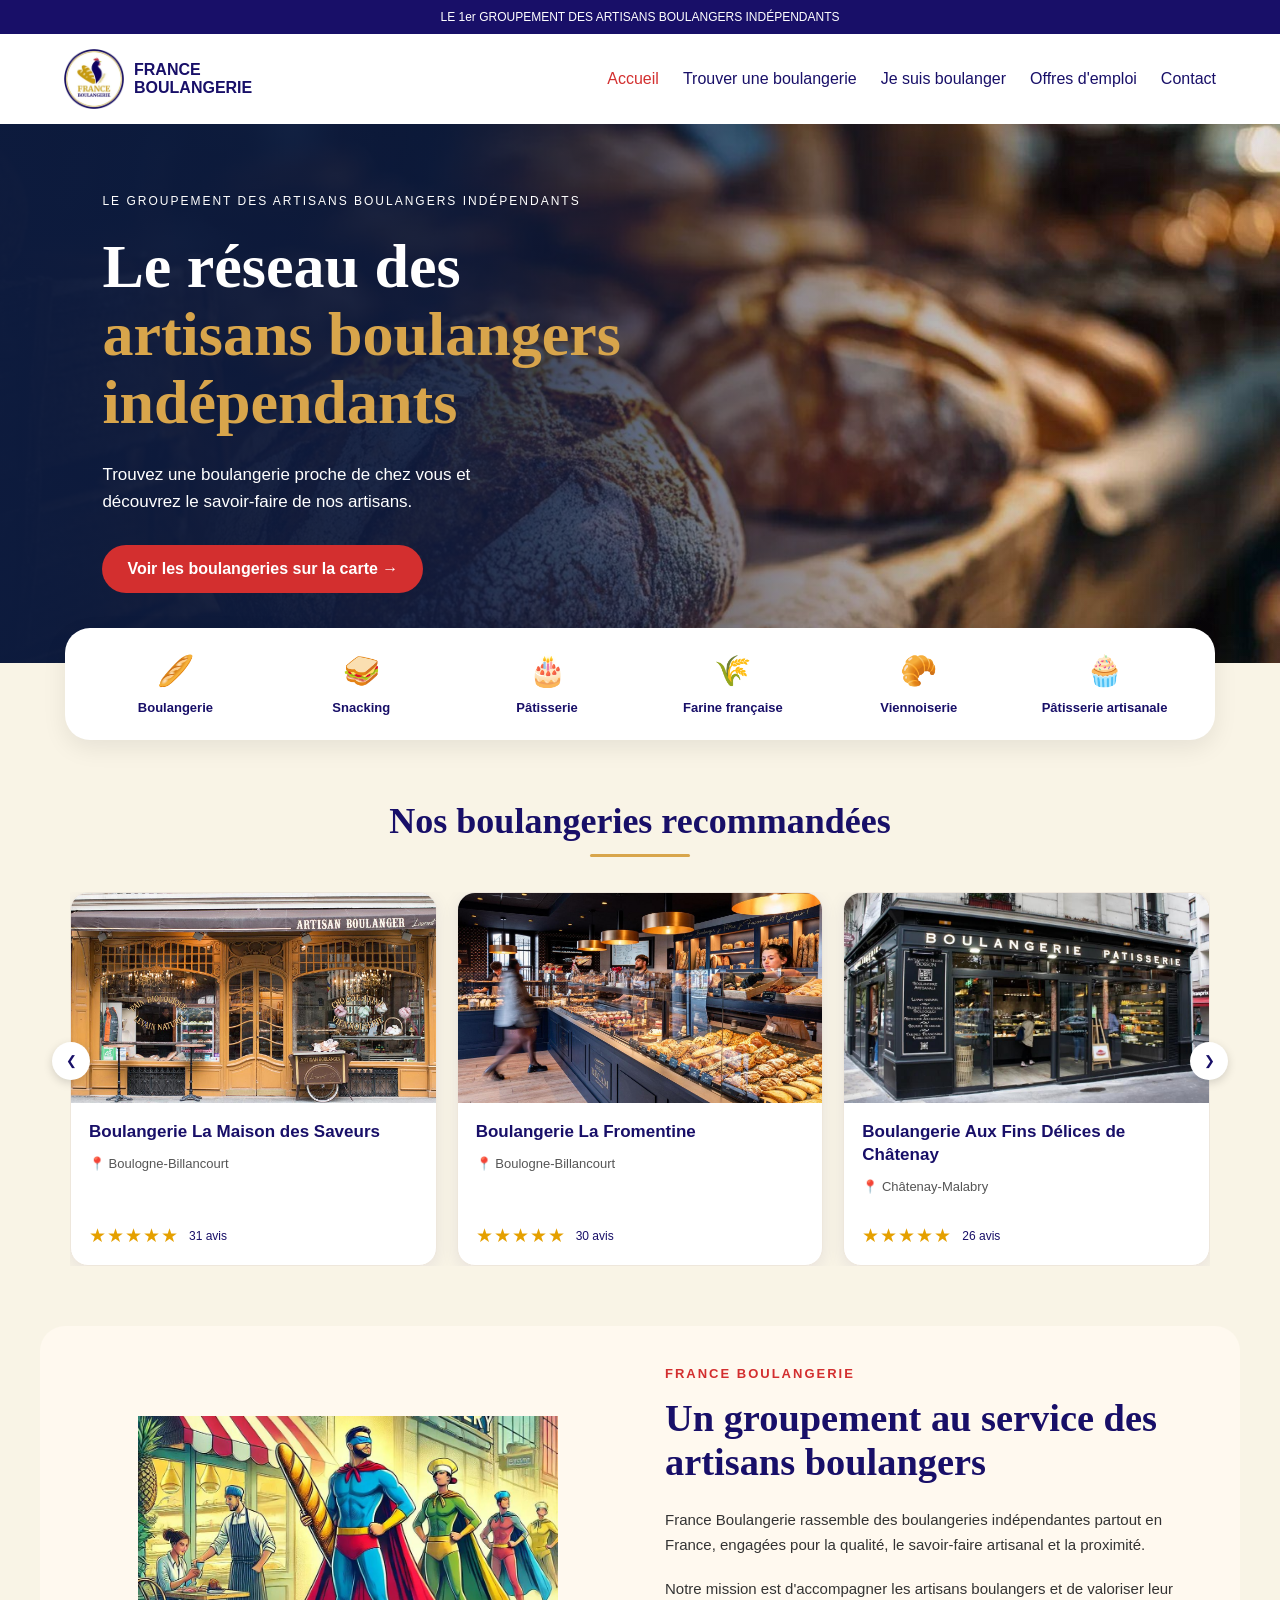
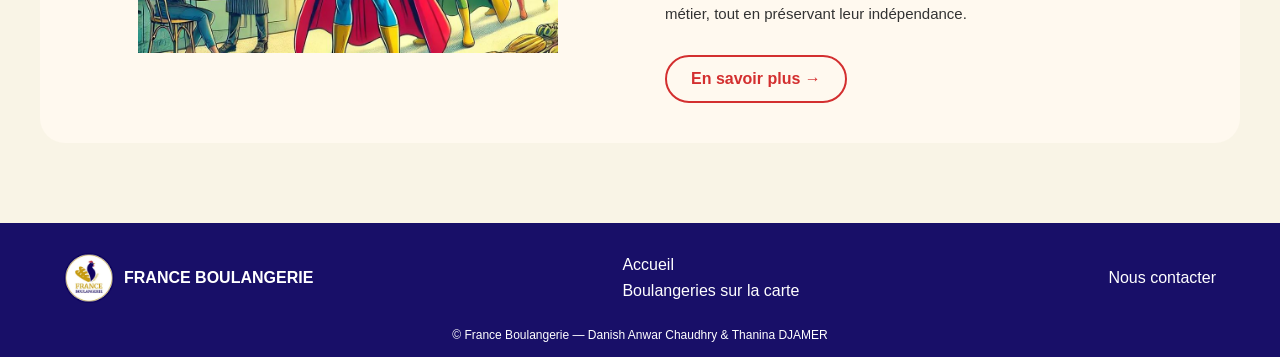
<file: index.html>
<!doctype html>
<html lang="fr">
  <head>
    <meta charset="UTF-8" />
    <meta name="viewport" content="width=device-width, initial-scale=1.0" />
    <title>Accueil - France Boulangerie</title>
    <link rel="stylesheet" href="css/style.css" />
    <script src="js/main.js" defer></script>
  </head>
  <body>
    <header class="site-header">
      <div class="bandeau">
        LE 1er GROUPEMENT DES ARTISANS BOULANGERS INDÉPENDANTS
      </div>

      <nav class="navigation" aria-label="Navigation principale">
        <a href="index.html" class="logo">
          <img
            src="assets/images/logo-france-boulangerie.webp"
            alt="Logo France Boulangerie"
          />
          <span>FRANCE<br />BOULANGERIE</span>
        </a>

        <button
          class="menu-toggle"
          type="button"
          aria-label="Ouvrir le menu"
          aria-expanded="false"
          aria-controls="menu-principal"
        >
          ☰
        </button>

        <ul class="menu" id="menu-principal">
          <li><a href="index.html" class="active">Accueil</a></li>
          <li><a href="boulangeries.html">Trouver une boulangerie</a></li>
          <li>
            <a href="https://groupement.franceboulangerie.fr/"
              >Je suis boulanger</a
            >
          </li>
          <li>
            <a href="https://www.franceboulangerie.fr/offres-demploi"
              >Offres d'emploi</a
            >
          </li>
          <li>
            <a href="https://www.franceboulangerie.fr/contact">Contact</a>
          </li>
        </ul>
      </nav>
    </header>

    <!-- Contenu de la page d'accueil -->
    <main>
      <!-- Grande bannière d'accueil -->
      <section class="hero">
        <div class="hero-contenu">
          <p class="hero-surtitre">
            LE GROUPEMENT DES ARTISANS BOULANGERS INDÉPENDANTS
          </p>

          <h1>
            Le réseau des
            <span>artisans boulangers</span>
            <span>indépendants</span>
          </h1>

          <p class="hero-description">
            Trouvez une boulangerie proche de chez vous et découvrez le
            savoir-faire de nos artisans.
          </p>

          <a href="boulangeries.html" class="bouton-rouge">
            Voir les boulangeries sur la carte →
          </a>
        </div>
      </section>

      <!-- Catégories -->
      <section class="categories" aria-label="Catégories de boulangeries">
        <a href="boulangeries.html" class="categorie">
          <span class="categorie-icone">🥖</span>
          <span>Boulangerie</span>
        </a>

        <a href="boulangeries.html" class="categorie">
          <span class="categorie-icone">🥪</span>
          <span>Snacking</span>
        </a>

        <a href="boulangeries.html" class="categorie">
          <span class="categorie-icone">🎂</span>
          <span>Pâtisserie</span>
        </a>

        <a href="boulangeries.html" class="categorie">
          <span class="categorie-icone">🌾</span>
          <span>Farine française</span>
        </a>

        <a href="boulangeries.html" class="categorie">
          <span class="categorie-icone">🥐</span>
          <span>Viennoiserie</span>
        </a>

        <a href="boulangeries.html" class="categorie">
          <span class="categorie-icone">🧁</span>
          <span>Pâtisserie artisanale</span>
        </a>
      </section>

      <!-- Boulangeries recommandées -->
      <section class="recommandations">
        <div class="titre-section">
          <h2>Nos boulangeries recommandées</h2>
          <span class="trait-dore"></span>
        </div>

        <div class="carrousel">
          <button
            class="fleche fleche-gauche"
            type="button"
            aria-label="Boulangeries précédentes"
          >
            &#10094;
          </button>

          <div class="liste-boulangeries" id="liste-boulangeries">
            <article class="carte-boulangerie">
              <img
                src="assets/images/boulangeries/maison-saveurs.jpg"
                alt="Boulangerie La Maison des Saveurs"
              />

              <div class="carte-contenu">
                <h3>Boulangerie La Maison des Saveurs</h3>
                <p class="ville">📍 Boulogne-Billancourt</p>
                <div class="avis">
                  <span class="etoiles">★★★★★</span>
                  <span>31 avis</span>
                </div>
              </div>
            </article>

            <article class="carte-boulangerie">
              <img
                src="assets/images/boulangeries/fromentine.jpg"
                alt="Boulangerie La Fromentine"
              />

              <div class="carte-contenu">
                <h3>Boulangerie La Fromentine</h3>
                <p class="ville">📍 Boulogne-Billancourt</p>
                <div class="avis">
                  <span class="etoiles">★★★★★</span>
                  <span>30 avis</span>
                </div>
              </div>
            </article>

            <article class="carte-boulangerie">
              <img
                src="assets/images/boulangeries/fins-delices.jpg"
                alt="Boulangerie Aux Fins Délices de Châtenay"
              />

              <div class="carte-contenu">
                <h3>Boulangerie Aux Fins Délices de Châtenay</h3>
                <p class="ville">📍 Châtenay-Malabry</p>
                <div class="avis">
                  <span class="etoiles">★★★★★</span>
                  <span>26 avis</span>
                </div>
              </div>
            </article>
          </div>

          <button
            class="fleche fleche-droite"
            type="button"
            aria-label="Boulangeries suivantes"
          >
            &#10095;
          </button>
        </div>
      </section>

      <!-- Présentation du groupement -->
      <section class="groupement">
        <div class="groupement-image">
          <img
            src="assets/images/boulanger-superheros.jpg"
            alt="Illustration d'un artisan boulanger en super-héros"
            loading="lazy"
          />
        </div>

        <div class="groupement-contenu">
          <p class="groupement-surtitre">FRANCE BOULANGERIE</p>

          <h2>Un groupement au service des artisans boulangers</h2>

          <p class="groupement-description">
            France Boulangerie rassemble des boulangeries indépendantes partout
            en France, engagées pour la qualité, le savoir-faire artisanal et la
            proximité.
          </p>

          <p class="groupement-description">
            Notre mission est d'accompagner les artisans boulangers et de
            valoriser leur métier, tout en préservant leur indépendance.
          </p>

          <a
            href="https://groupement.franceboulangerie.fr/"
            class="bouton-contour"
          >
            En savoir plus →
          </a>
        </div>
      </section>
    </main>

    <!-- Pied de page commun -->
    <footer class="site-footer">
      <div class="footer-content">
        <div class="footer-brand">
          <img
            src="assets/images/logo-france-boulangerie.webp"
            alt="France Boulangerie"
          />
          <strong>FRANCE BOULANGERIE</strong>
        </div>

        <div class="footer-links">
          <a href="index.html">Accueil</a>
          <a href="boulangeries.html">Boulangeries sur la carte</a>
        </div>

        <a href="https://www.franceboulangerie.fr/contact"> Nous contacter </a>
      </div>

      <p class="copyright">
        © France Boulangerie — Danish Anwar Chaudhry &amp; Thanina DJAMER
      </p>
    </footer>
  </body>
</html>
</file>
<file: css/style.css>
/* Couleurs communes à tout le site */
:root {
  --bleu: #180f68;
  --creme: #f9f4e6;
  --rouge: #d32f2f;
  --dore: #d8a54b;
  --blanc: #ffffff;
}

/* Réinitialisation des marges */
* {
  margin: 0;
  padding: 0;
  box-sizing: border-box;
}

body {
  font-family: Arial, sans-serif;
  background-color: var(--creme);
  color: var(--bleu);
}

a {
  color: inherit;
  text-decoration: none;
}

/* En-tête */
.bandeau {
  background-color: var(--bleu);
  color: var(--blanc);
  text-align: center;
  padding: 10px;
  font-size: 12px;
}

.navigation {
  display: flex;
  justify-content: space-between;
  align-items: center;
  gap: 25px;
  padding: 15px 5%;
  background-color: var(--blanc);
}

.logo {
  display: flex;
  align-items: center;
  gap: 10px;
  font-weight: bold;
}

.logo img {
  width: 60px;
}

.menu {
  display: flex;
  gap: 24px;
  list-style: none;
  align-items: center;
}

.menu a:hover,
.menu a.active {
  color: var(--rouge);
}

.menu-toggle {
  display: none;
}

/* Pied de page bleu */
.site-footer {
  background-color: var(--bleu);
  color: var(--blanc);
  padding: 30px 5% 15px;
}

.footer-content {
  display: flex;
  justify-content: space-between;
  align-items: center;
  gap: 30px;
}

.footer-brand {
  display: flex;
  align-items: center;
  gap: 10px;
}

.footer-brand img {
  width: 50px;
}

.footer-links {
  display: flex;
  flex-direction: column;
  gap: 8px;
}

.copyright {
  text-align: center;
  margin-top: 25px;
  font-size: 12px;
}

/* ==================================
   BANNIÈRE D'ACCUEIL
================================== */

.hero {
  min-height: 480px;
  display: flex;
  align-items: center;

  background:
    linear-gradient(
      90deg,
      rgba(13, 27, 62, 0.98) 0%,
      rgba(13, 27, 62, 0.9) 35%,
      rgba(13, 27, 62, 0.1) 85%
    ),
    url("../assets/images/banniere-accueil.jpg");

  background-size: cover;
  background-position: center;
  color: white;
  padding: 70px 8%;
}

.hero-contenu {
  max-width: 560px;
}

.hero-surtitre {
  font-size: 12px;
  letter-spacing: 2px;
  margin-bottom: 24px;
}

.hero h1 {
  font-family: Georgia, serif;
  font-size: clamp(36px, 5vw, 62px);
  line-height: 1.1;
  margin-bottom: 24px;
}

.hero h1 span {
  display: block;
  color: var(--dore);
}

.hero-description {
  font-size: 17px;
  line-height: 1.6;
  max-width: 400px;
  margin-bottom: 30px;
}

.bouton-rouge {
  display: inline-block;
  background-color: var(--rouge);
  color: white;
  padding: 15px 25px;
  border-radius: 30px;
  font-weight: bold;
  transition: background-color 0.3s;
}

.bouton-rouge:hover {
  background-color: #a91d27;
}

/* ==================================
   CATÉGORIES
================================== */

.categories {
  display: grid;
  grid-template-columns: repeat(6, 1fr);
  gap: 15px;

  max-width: 1150px;
  margin: -35px auto 50px;
  padding: 25px;

  position: relative;
  z-index: 1;

  background-color: var(--blanc);
  border-radius: 25px;
  box-shadow: 0 8px 25px rgba(0, 0, 0, 0.08);
}

.categorie {
  display: flex;
  flex-direction: column;
  align-items: center;
  gap: 12px;
  text-align: center;

  font-size: 13px;
  font-weight: bold;
  transition: transform 0.3s;
}

.categorie:hover {
  transform: translateY(-5px);
  color: var(--rouge);
}

.categorie-icone {
  font-size: 30px;
}

/* ==================================
   BOULANGERIES RECOMMANDÉES
================================== */

.recommandations {
  max-width: 1200px;
  margin: 60px auto;
  padding: 0 30px;
}

.titre-section {
  text-align: center;
  margin-bottom: 35px;
}

.titre-section h2 {
  font-family: Georgia, serif;
  font-size: 36px;
  color: var(--bleu);
}

.trait-dore {
  display: block;
  width: 100px;
  height: 3px;
  background: var(--dore);
  margin: 12px auto;
  border-radius: 5px;
}

/* Carrousel */

.carrousel {
  position: relative;
}

.liste-boulangeries {
  display: flex;
  gap: 20px;
  overflow-x: auto;
  scroll-behavior: smooth;
  scroll-snap-type: x mandatory;
  scrollbar-width: none;
}

.liste-boulangeries::-webkit-scrollbar {
  display: none;
}

/* Carte OpenStreetMap */

#carte {
  width: 100%;
  height: 500px;
  min-height: 0;
  padding: 0;
  display: block;
  overflow: hidden;
  border-radius: 12px;
  background: #e8eadd;
}

/* Tablette et téléphone */

@media (max-width: 850px) {
  #carte {
    height: 350px;
    min-height: 0;
  }
}

@media (max-width: 600px) {
  #carte {
    height: 300px;
  }
}

.ville {
  font-size: 13px;
  margin-bottom: 12px;
}

.avis {
  display: flex;
  gap: 10px;
  align-items: center;
  font-size: 12px;
}

.etoiles {
  color: #e5a000;
  font-size: 18px;
}

/* Flèches */

.fleche {
  position: absolute;
  top: 40%;
  z-index: 2;
  width: 38px;
  height: 38px;
  border: none;
  border-radius: 50%;
  background: white;
  color: var(--bleu);
  cursor: pointer;
  box-shadow: 0 3px 10px rgba(0, 0, 0, 0.15);
}

.fleche-gauche {
  left: -18px;
}

.fleche-droite {
  right: -18px;
}

.fleche:hover {
  background: var(--rouge);
  color: white;
}

/* Tablette */

@media (max-width: 900px) {
  .carte-boulangerie {
    flex-basis: calc((100% - 20px) / 2);
  }
}

/* Téléphone */

@media (max-width: 600px) {
  .recommandations {
    margin: 40px auto;
    padding: 0 20px;
  }

  .titre-section h2 {
    font-size: 27px;
  }

  .carte-boulangerie {
    flex-basis: 85%;
  }

  .carte-boulangerie img {
    height: 180px;
  }
}

/* ==================================
   SECTION GROUPEMENT
================================== */

.groupement {
  max-width: 1200px;
  margin: 50px auto 80px;
  padding: 40px;

  display: grid;
  grid-template-columns: 1fr 1fr;
  align-items: center;
  gap: 50px;

  background-color: #fff9ef;
  border-radius: 25px;
  overflow: hidden;
}

.groupement-image {
  display: flex;
  justify-content: center;
  align-items: flex-end;
}

.groupement-image img {
  display: block;
  width: 100%;
  max-width: 420px;
  height: auto;
}

.groupement-contenu {
  position: relative;
}

.groupement-surtitre {
  color: var(--rouge);
  font-size: 13px;
  font-weight: bold;
  letter-spacing: 2px;
  margin-bottom: 15px;
}

.groupement-contenu h2 {
  font-family: Georgia, serif;
  color: var(--bleu);
  font-size: clamp(28px, 3vw, 42px);
  line-height: 1.15;
  margin-bottom: 22px;
}

.groupement-description {
  color: #333333;
  font-size: 15px;
  line-height: 1.7;
  margin-bottom: 18px;
}

.bouton-contour {
  display: inline-block;
  padding: 13px 24px;
  margin-top: 10px;

  border: 2px solid var(--rouge);
  border-radius: 25px;

  color: var(--rouge);
  font-weight: bold;
  transition: 0.3s;
}

.bouton-contour:hover {
  background-color: var(--rouge);
  color: white;
}

/* Tablette */

@media (max-width: 900px) {
  .groupement {
    gap: 25px;
    padding: 25px;
    margin-left: 20px;
    margin-right: 20px;
  }
}

/* Téléphone */

@media (max-width: 600px) {
  .groupement {
    grid-template-columns: 1fr;
    gap: 15px;
    padding: 25px;
    margin: 30px 15px 50px;
  }

  .groupement-image img {
    max-width: 280px;
  }

  .groupement-contenu h2 {
    font-size: 28px;
  }

  .groupement-description {
    font-size: 14px;
  }
}

/* ==================================
   RESPONSIVE
================================== */

@media (max-width: 768px) {
  .hero {
    min-height: 420px;
    padding: 50px 6%;
    background-position: 60% center;
  }

  .hero h1 {
    font-size: 36px;
  }

  .hero-description {
    font-size: 14px;
  }

  .categories {
    grid-template-columns: repeat(3, 1fr);
    margin: -20px 15px 35px;
    padding: 20px 10px;
    gap: 25px 10px;
  }

  .categorie {
    font-size: 12px;
  }

  .categorie-icone {
    font-size: 25px;
  }
}

/* Adaptation téléphone */
@media (max-width: 768px) {
  .navigation {
    flex-wrap: wrap;
  }

  .menu-toggle {
    display: block;
    background: none;
    border: none;
    color: var(--rouge);
    font-size: 28px;
    cursor: pointer;
  }

  .menu {
    display: none;
    flex-direction: column;
    align-items: flex-start;
    width: 100%;
  }

  .menu.ouvert {
    display: flex;
  }

  .footer-content {
    flex-direction: column;
    align-items: flex-start;
  }
}

/* ==================================
   PAGE BOULANGERIES
================================== */

/* Bannière */

.banniere-carte {
  min-height: 300px;
  display: flex;
  align-items: center;

  padding: 60px 8%;
  color: white;

  background:
    linear-gradient(90deg, rgba(13, 27, 62, 0.98), rgba(13, 27, 62, 0.65)),
    url("../assets/images/banniere-carte.jpg");

  background-size: cover;
  background-position: center;
}

.banniere-carte-contenu {
  max-width: 650px;
}

.petit-titre {
  color: var(--dore);
  letter-spacing: 2px;
  font-size: 12px;
  margin-bottom: 15px;
}

.banniere-carte h1 {
  font-family: Georgia, serif;
  font-size: clamp(34px, 5vw, 55px);
  margin-bottom: 15px;
}

.banniere-carte p {
  line-height: 1.6;
}

/* Zone principale */

.recherche-boulangeries {
  max-width: 1250px;
  margin: 50px auto 80px;
  padding: 0 25px;
}

/* Barre de recherche */

.barre-recherche {
  max-width: 850px;
  margin: 0 auto 25px;
}

.barre-recherche label {
  display: block;
  margin-bottom: 10px;
  font-weight: bold;
}

.champ-recherche {
  display: flex;
  padding: 6px;
  background: white;
  border: 1px solid #dedede;
  border-radius: 35px;
}

.champ-recherche input {
  flex: 1;
  min-width: 0;
  border: none;
  outline: none;
  padding: 12px 18px;
  border-radius: 30px;
  font-size: 15px;
}

.champ-recherche button {
  border: none;
  border-radius: 30px;
  padding: 12px 25px;
  background: var(--rouge);
  color: white;
  font-weight: bold;
  cursor: pointer;
}

/* Filtres */

.filtres {
  display: flex;
  justify-content: center;
  flex-wrap: wrap;
  gap: 12px;
  margin-bottom: 35px;
}

.filtre {
  padding: 10px 20px;
  background: white;
  border: 1px solid #ddd;
  border-radius: 25px;
  color: var(--bleu);
  cursor: pointer;
}

.filtre.actif,
.filtre:hover {
  background: var(--bleu);
  color: white;
  border-color: var(--bleu);
}

/* Liste + carte */

.resultats-carte {
  display: grid;
  grid-template-columns: minmax(0, 1fr) minmax(0, 1.3fr);
  gap: 25px;
  align-items: start;
}

.panneau-resultats,
.panneau-carte {
  background: white;
  padding: 20px;
  border-radius: 18px;
  box-shadow: 0 5px 20px rgba(0, 0, 0, 0.06);
  min-width: 0;
}

.panneau-resultats h3,
.panneau-carte h3 {
  font-family: Georgia, serif;
  font-size: 23px;
  margin-bottom: 15px;
}

#nombre-resultats {
  font-size: 13px;
  color: #666;
  margin-bottom: 20px;
}

#liste-resultats {
  display: flex;
  flex-direction: column;
  gap: 15px;
}

/* Cartes de résultats */

.resultat-boulangerie {
  padding: 15px;
  border: 1px solid #eee;
  border-radius: 12px;
  background: #fff;
}

.resultat-boulangerie h4 {
  margin-bottom: 8px;
  color: var(--bleu);
}

.resultat-boulangerie p {
  font-size: 14px;
  margin-bottom: 8px;
}

.resultat-boulangerie button {
  background: var(--rouge);
  color: white;
  border: none;
  padding: 9px 15px;
  border-radius: 20px;
  cursor: pointer;
}

/* Emplacement de la carte */

#carte {
  min-height: 460px;
  background: #e8eadd;
  border-radius: 12px;
  display: flex;
  align-items: center;
  justify-content: center;
  text-align: center;
  padding: 20px;
}

/* Responsive */

@media (max-width: 850px) {
  .resultats-carte {
    grid-template-columns: 1fr;
  }

  .panneau-carte {
    grid-row: 1;
  }

  #carte {
    min-height: 320px;
  }
}

@media (max-width: 600px) {
  .banniere-carte {
    min-height: 250px;
    padding: 40px 6%;
  }

  .recherche-boulangeries {
    padding: 0 15px;
    margin: 35px auto;
  }

  .champ-recherche {
    border-radius: 15px;
    flex-direction: column;
  }

  .champ-recherche button {
    width: 100%;
  }

  .panneau-resultats,
  .panneau-carte {
    padding: 15px;
  }
}

/* Amélioration des interactions */

.champ-recherche:focus-within {
  border-color: var(--bleu);
  box-shadow: 0 0 0 3px rgba(24, 15, 104, 0.12);
}

.champ-recherche button:hover {
  background-color: #a91d27;
}

.filtre {
  transition:
    background-color 0.2s,
    color 0.2s;
}

.resultat-boulangerie {
  transition:
    box-shadow 0.2s,
    transform 0.2s;
}

.resultat-boulangerie:hover {
  transform: translateY(-2px);
  box-shadow: 0 5px 15px rgba(0, 0, 0, 0.1);
}

.resultat-boulangerie button {
  margin-top: 10px;
  background: var(--rouge);
  color: white;
  border: none;
  padding: 10px 16px;
  border-radius: 25px;
  font-weight: bold;
  cursor: pointer;
  transition: background-color 0.2s;
}

.resultat-boulangerie button:hover {
  background: #a91d27;
}

.resultat-boulangerie button:focus-visible {
  outline: 3px solid var(--dore);
  outline-offset: 3px;
}

/* ==================================
   FICHES BOULANGERIES MODERNISÉES
================================== */

.resultat-boulangerie {
  display: flex;
  align-items: flex-start;
  gap: 15px;

  padding: 12px;
  background: white;
  border: 1px solid #eeeeee;
  border-radius: 15px;

  transition:
    box-shadow 0.2s,
    transform 0.2s;
}

.resultat-boulangerie:hover {
  transform: translateY(-3px);
  box-shadow: 0 6px 18px rgba(0, 0, 0, 0.08);
}

.resultat-image {
  width: 110px;
  height: 110px;
  object-fit: cover;
  border-radius: 12px;
  flex-shrink: 0;
}

.resultat-contenu {
  flex: 1;
  min-width: 0;
}

.resultat-contenu h4 {
  font-size: 16px;
  color: var(--bleu);
  margin-bottom: 8px;
}

.resultat-ville {
  font-size: 12px;
  color: #555;
  margin-bottom: 8px;
}

.resultat-avis {
  display: flex;
  align-items: center;
  flex-wrap: wrap;
  gap: 8px;
  margin-bottom: 8px;
  font-size: 12px;
}

.resultat-avis .etoiles {
  color: #e5a000;
  font-size: 17px;
  letter-spacing: 1px;
}

.resultat-contenu button {
  background: transparent;
  border: none;
  color: var(--rouge);
  padding: 4px 0;
  margin-top: 5px;
  font-size: 12px;
  font-weight: bold;
  cursor: pointer;
  text-align: left;
}

.resultat-contenu button:hover {
  background: transparent;
  color: #9e1723;
  text-decoration: underline;
}

/* Adaptation téléphone */

@media (max-width: 600px) {
  .resultat-boulangerie {
    gap: 12px;
    padding: 10px;
  }

  .resultat-image {
    width: 90px;
    height: 90px;
  }

  .resultat-contenu h4 {
    font-size: 14px;
  }

  .resultat-avis .etoiles {
    font-size: 14px;
  }
}

/* ==================================
   MARQUEURS DE LA CARTE
================================== */

#carte {
  position: relative;
}

#carte {
  position: relative;
  width: 100%;
  height: 500px;
  min-height: 0;
  padding: 0;
  display: block;
  overflow: hidden;
  border-radius: 12px;
  background: #e8eadd;
  cursor: grab;
  touch-action: none;
  user-select: none;
}

#carte:active {
  cursor: grabbing;
}

#tuiles-carte,
#marqueurs-carte {
  position: absolute;
  inset: 0;
}

#tuiles-carte {
  pointer-events: none;
}

.tuile-carte {
  position: absolute;
  width: 256px;
  height: 256px;
  max-width: none;
  pointer-events: none;
}

#marqueurs-carte {
  pointer-events: none;
}

.marqueur-boulangerie {
  position: absolute;
  width: 25px;
  height: 25px;
  border: 3px solid white;
  border-radius: 50% 50% 50% 0;
  background: var(--rouge);
  transform: translate(-50%, -100%) rotate(-45deg);
  box-shadow: 0 3px 8px rgba(0, 0, 0, 0.3);
  cursor: pointer;
  pointer-events: auto;
}

.marqueur-boulangerie:hover,
.marqueur-boulangerie.selectionne {
  background: var(--bleu);
  z-index: 5;
}

.controles-carte {
  position: absolute;
  top: 12px;
  right: 12px;
  z-index: 10;
  display: flex;
  flex-direction: column;
  background: white;
  border-radius: 8px;
  overflow: hidden;
  box-shadow: 0 2px 8px rgba(0, 0, 0, 0.2);
}

.controles-carte button {
  width: 36px;
  height: 36px;
  border: none;
  background: white;
  color: var(--bleu);
  font-size: 23px;
  cursor: pointer;
}

.controles-carte button:hover {
  background: #f1eee8;
}

.attribution-carte {
  position: absolute;
  bottom: 0;
  right: 0;
  z-index: 10;
  padding: 3px 6px;
  background: rgba(255, 255, 255, 0.9);
  font-size: 10px;
  color: #333;
}

.attribution-carte a {
  color: #164b8d;
  text-decoration: underline;
}

@media (max-width: 850px) {
  #carte {
    height: 350px;
  }
}

@media (max-width: 600px) {
  #carte {
    height: 300px;
  }
}

.marqueur-boulangerie:hover {
  background: #a91d27;
}

/* =====================================
   ÉTAPE 11 - FINITIONS RESPONSIVE
===================================== */

/* Éviter les débordements horizontaux */

html {
  scroll-behavior: smooth;
}

body {
  overflow-x: hidden;
}

img {
  max-width: 100%;
}

/* Navigation */

.navigation {
  min-height: 85px;
}

.menu a {
  transition: color 0.2s;
}

.menu a:focus-visible,
.bouton-rouge:focus-visible,
.bouton-contour:focus-visible {
  outline: 3px solid var(--dore);
  outline-offset: 4px;
}

/* Cartes du carrousel */

.carte-boulangerie {
  flex: 0 0 calc((100% - 40px) / 3);
  min-width: 0;
  overflow: hidden;
  background: white;
  border-radius: 16px;
  scroll-snap-align: start;
  box-shadow: 0 5px 18px rgba(0, 0, 0, 0.08);
}

.carte-boulangerie img {
  display: block;
  width: 100%;
  height: 210px;
  object-fit: cover;
}

/* Fiches des résultats */

.resultat-boulangerie {
  min-width: 0;
}

.resultat-contenu {
  min-width: 0;
}

.resultat-contenu h4 {
  overflow-wrap: anywhere;
}

/* =====================================
   TABLETTE
===================================== */

@media (max-width: 900px) {
  .navigation {
    gap: 15px;
  }

  .menu {
    gap: 14px;
  }

  .carte-boulangerie {
    flex-basis: calc((100% - 20px) / 2);
  }

  .categories {
    grid-template-columns: repeat(3, 1fr);
  }
}

/* =====================================
   TÉLÉPHONE
===================================== */

@media (max-width: 768px) {
  .navigation {
    min-height: 75px;
    flex-wrap: wrap;
  }

  .logo img {
    width: 50px;
  }

  .menu-toggle {
    display: block;
  }

  .menu {
    display: none;
    flex-direction: column;
    align-items: stretch;
    width: 100%;
    gap: 0;
    padding: 10px 0;
  }

  .menu.ouvert {
    display: flex;
  }

  .menu li {
    width: 100%;
  }

  .menu a {
    display: block;
    padding: 12px 5px;
  }

  .hero {
    min-height: 430px;
    padding: 55px 6%;
  }

  .hero h1 {
    font-size: clamp(32px, 8vw, 44px);
  }

  .categories {
    grid-template-columns: repeat(3, 1fr);
    gap: 20px 10px;
  }

  .groupement {
    grid-template-columns: 1fr;
  }

  .resultats-carte {
    grid-template-columns: 1fr;
  }

  .panneau-carte {
    grid-row: 1;
  }

  .footer-content {
    flex-direction: column;
    align-items: flex-start;
  }
}

/* =====================================
   PETITS TÉLÉPHONES
===================================== */

@media (max-width: 600px) {
  .hero {
    min-height: 400px;
  }

  .hero-description {
    font-size: 14px;
  }

  .categories {
    grid-template-columns: repeat(2, 1fr);
  }

  .recommandations {
    padding: 0 18px;
  }

  .carte-boulangerie {
    flex-basis: 85%;
  }

  .carte-boulangerie img {
    height: 180px;
  }

  .fleche-gauche {
    left: -10px;
  }

  .fleche-droite {
    right: -10px;
  }

  .resultat-image {
    width: 85px;
    height: 85px;
  }

  .resultat-boulangerie {
    gap: 10px;
  }

  .resultat-contenu h4 {
    font-size: 14px;
  }

  .resultat-avis {
    gap: 5px;
  }

  .champ-recherche {
    flex-direction: column;
    border-radius: 15px;
  }

  .champ-recherche button {
    width: 100%;
  }

  .filtres {
    gap: 8px;
  }

  .filtre {
    padding: 9px 13px;
    font-size: 12px;
  }
}

/* =====================================
   FINITIONS DES CARTES RECOMMANDÉES
===================================== */

.carte-boulangerie {
  display: flex;
  flex-direction: column;

  flex: 0 0 calc((100% - 40px) / 3);
  min-width: 0;
  height: auto;

  background: white;
  border: 1px solid #eee7dc;
  border-radius: 18px;
  overflow: hidden;

  box-shadow: 0 5px 18px rgba(24, 15, 104, 0.08);
  scroll-snap-align: start;

  transition:
    transform 0.3s,
    box-shadow 0.3s;
}

.carte-boulangerie:hover {
  transform: translateY(-5px);
  box-shadow: 0 10px 25px rgba(24, 15, 104, 0.14);
}

/* Photographie */

.carte-boulangerie > img {
  display: block;
  width: 100%;
  height: 210px;
  object-fit: cover;
  flex-shrink: 0;
}

/* Zone contenant les textes */

.carte-boulangerie .carte-contenu {
  display: flex;
  flex-direction: column;
  flex: 1;

  padding: 18px;
  text-align: left;
}

/* Titre */

.carte-boulangerie h3,
.carte-boulangerie h4 {
  font-family: Arial, sans-serif;
  font-size: 17px;
  font-weight: 700;
  line-height: 1.35;

  color: var(--bleu);
  margin: 0 0 10px;
}

/* Ville */

.carte-boulangerie .ville {
  font-size: 13px;
  line-height: 1.5;
  color: #555;
  margin-bottom: 16px;
}

/* Avis toujours en bas */

.carte-boulangerie .avis {
  display: flex;
  align-items: center;
  flex-wrap: wrap;
  gap: 10px;

  margin-top: auto;
  padding-top: 12px;

  font-size: 12px;
  color: var(--bleu);
}

/* Étoiles */

.carte-boulangerie .etoiles {
  color: #e5a000;
  font-size: 19px;
  letter-spacing: 1px;
}

/* =====================================
   RESPONSIVE
===================================== */

@media (max-width: 900px) {
  .carte-boulangerie {
    flex-basis: calc((100% - 20px) / 2);
  }
}

@media (max-width: 600px) {
  .carte-boulangerie {
    flex-basis: 85%;
  }

  .carte-boulangerie > img {
    height: 190px;
  }

  .carte-boulangerie .carte-contenu {
    padding: 16px;
  }

  .carte-boulangerie h3,
  .carte-boulangerie h4 {
    font-size: 16px;
  }
}
</file>
